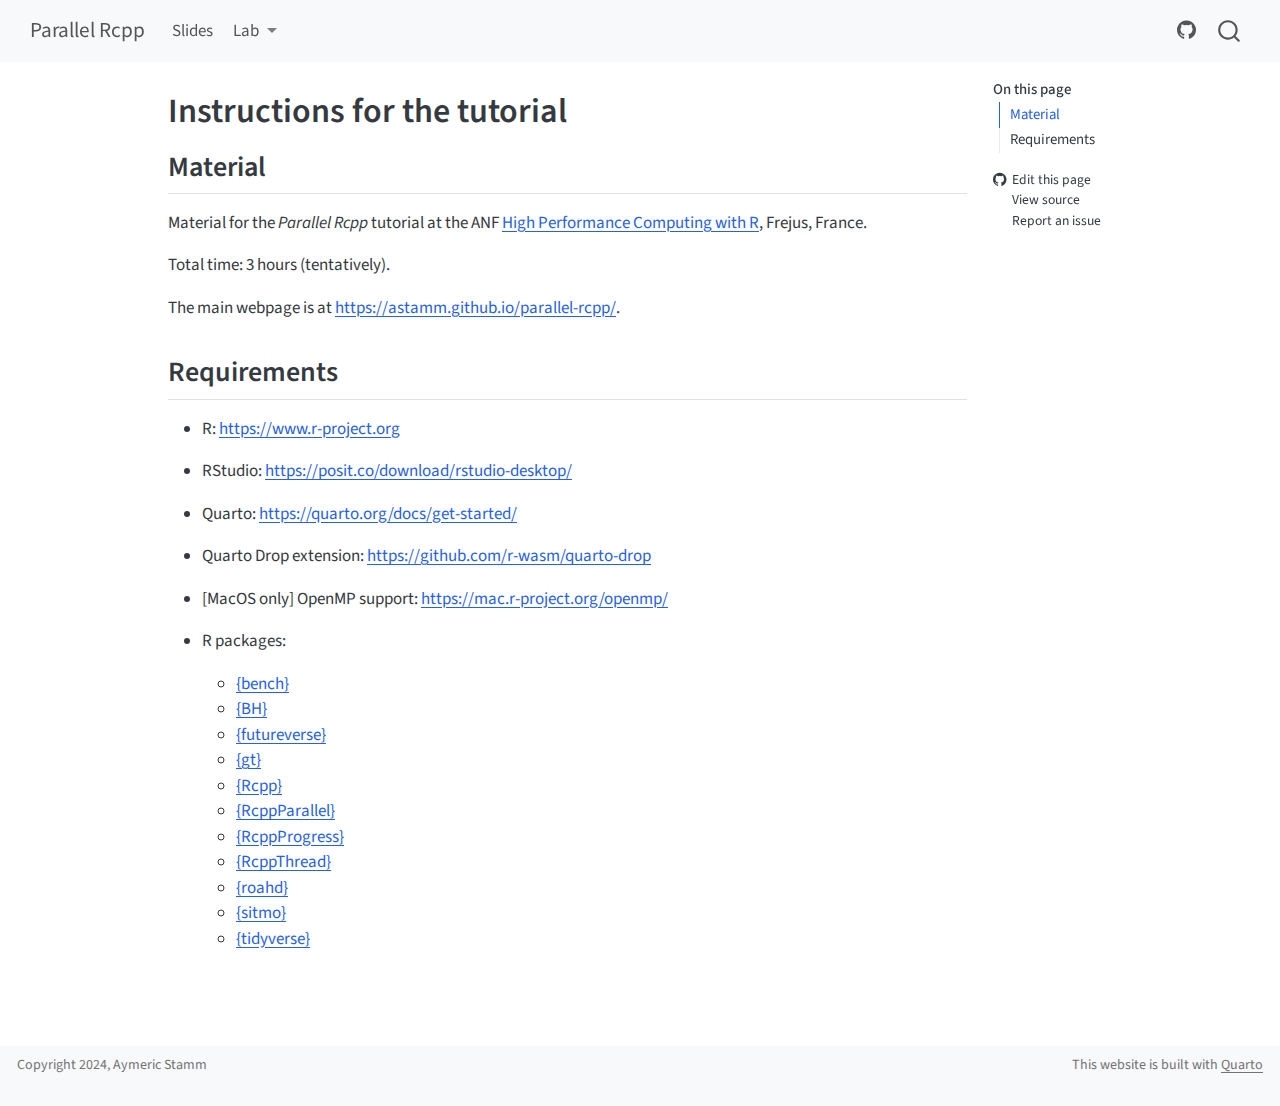
<file: index.html>
<!DOCTYPE html>
<html xmlns="http://www.w3.org/1999/xhtml" lang="en" xml:lang="en"><head>

<meta charset="utf-8">
<meta name="generator" content="quarto-1.5.57">

<meta name="viewport" content="width=device-width, initial-scale=1.0, user-scalable=yes">


<title>Instructions for the tutorial – Parallel Rcpp</title>
<style>
code{white-space: pre-wrap;}
span.smallcaps{font-variant: small-caps;}
div.columns{display: flex; gap: min(4vw, 1.5em);}
div.column{flex: auto; overflow-x: auto;}
div.hanging-indent{margin-left: 1.5em; text-indent: -1.5em;}
ul.task-list{list-style: none;}
ul.task-list li input[type="checkbox"] {
  width: 0.8em;
  margin: 0 0.8em 0.2em -1em; /* quarto-specific, see https://github.com/quarto-dev/quarto-cli/issues/4556 */ 
  vertical-align: middle;
}
</style>


<script src="site_libs/quarto-nav/quarto-nav.js"></script>
<script src="site_libs/quarto-nav/headroom.min.js"></script>
<script src="site_libs/clipboard/clipboard.min.js"></script>
<script src="site_libs/quarto-search/autocomplete.umd.js"></script>
<script src="site_libs/quarto-search/fuse.min.js"></script>
<script src="site_libs/quarto-search/quarto-search.js"></script>
<meta name="quarto:offset" content="./">
<script src="site_libs/quarto-html/quarto.js"></script>
<script src="site_libs/quarto-html/popper.min.js"></script>
<script src="site_libs/quarto-html/tippy.umd.min.js"></script>
<script src="site_libs/quarto-html/anchor.min.js"></script>
<link href="site_libs/quarto-html/tippy.css" rel="stylesheet">
<link href="site_libs/quarto-html/quarto-syntax-highlighting.css" rel="stylesheet" id="quarto-text-highlighting-styles">
<script src="site_libs/bootstrap/bootstrap.min.js"></script>
<link href="site_libs/bootstrap/bootstrap-icons.css" rel="stylesheet">
<link href="site_libs/bootstrap/bootstrap.min.css" rel="stylesheet" id="quarto-bootstrap" data-mode="light">
<script id="quarto-search-options" type="application/json">{
  "location": "navbar",
  "copy-button": false,
  "collapse-after": 3,
  "panel-placement": "end",
  "type": "overlay",
  "limit": 50,
  "keyboard-shortcut": [
    "f",
    "/",
    "s"
  ],
  "language": {
    "search-no-results-text": "No results",
    "search-matching-documents-text": "matching documents",
    "search-copy-link-title": "Copy link to search",
    "search-hide-matches-text": "Hide additional matches",
    "search-more-match-text": "more match in this document",
    "search-more-matches-text": "more matches in this document",
    "search-clear-button-title": "Clear",
    "search-text-placeholder": "",
    "search-detached-cancel-button-title": "Cancel",
    "search-submit-button-title": "Submit",
    "search-label": "Search"
  }
}</script>


<link rel="stylesheet" href="styles.css">
</head>

<body class="nav-fixed">

<div id="quarto-search-results"></div>
  <header id="quarto-header" class="headroom fixed-top">
    <nav class="navbar navbar-expand-lg " data-bs-theme="dark">
      <div class="navbar-container container-fluid">
      <div class="navbar-brand-container mx-auto">
    <a class="navbar-brand" href="./index.html">
    <span class="navbar-title">Parallel Rcpp</span>
    </a>
  </div>
            <div id="quarto-search" class="" title="Search"></div>
          <button class="navbar-toggler" type="button" data-bs-toggle="collapse" data-bs-target="#navbarCollapse" aria-controls="navbarCollapse" role="menu" aria-expanded="false" aria-label="Toggle navigation" onclick="if (window.quartoToggleHeadroom) { window.quartoToggleHeadroom(); }">
  <span class="navbar-toggler-icon"></span>
</button>
          <div class="collapse navbar-collapse" id="navbarCollapse">
            <ul class="navbar-nav navbar-nav-scroll me-auto">
  <li class="nav-item">
    <a class="nav-link" href="./slides/slides.html"> 
<span class="menu-text">Slides</span></a>
  </li>  
  <li class="nav-item dropdown ">
    <a class="nav-link dropdown-toggle" href="#" id="nav-menu-lab" role="link" data-bs-toggle="dropdown" aria-expanded="false">
 <span class="menu-text">Lab</span>
    </a>
    <ul class="dropdown-menu" aria-labelledby="nav-menu-lab">    
        <li>
    <a class="dropdown-item" href="./lab/hausdorff_dist.html">
 <span class="dropdown-text">Instructions</span></a>
  </li>  
        <li>
    <a class="dropdown-item" href="./lab/hausdorff_dist_solutions.html">
 <span class="dropdown-text">Solutions</span></a>
  </li>  
    </ul>
  </li>
</ul>
            <ul class="navbar-nav navbar-nav-scroll ms-auto">
  <li class="nav-item compact">
    <a class="nav-link" href="https://github.com/astamm/parallel-rcpp/"> <i class="bi bi-github" role="img">
</i> 
<span class="menu-text"></span></a>
  </li>  
</ul>
          </div> <!-- /navcollapse -->
            <div class="quarto-navbar-tools">
</div>
      </div> <!-- /container-fluid -->
    </nav>
</header>
<!-- content -->
<div id="quarto-content" class="quarto-container page-columns page-rows-contents page-layout-article page-navbar">
<!-- sidebar -->
<!-- margin-sidebar -->
    <div id="quarto-margin-sidebar" class="sidebar margin-sidebar">
        <nav id="TOC" role="doc-toc" class="toc-active">
    <h2 id="toc-title">On this page</h2>
   
  <ul>
  <li><a href="#material" id="toc-material" class="nav-link active" data-scroll-target="#material">Material</a></li>
  <li><a href="#requirements" id="toc-requirements" class="nav-link" data-scroll-target="#requirements">Requirements</a></li>
  </ul>
<div class="toc-actions"><ul><li><a href="https://github.com/astamm/parallel-rcpp/edit/main/index.qmd" class="toc-action"><i class="bi bi-github"></i>Edit this page</a></li><li><a href="https://github.com/astamm/parallel-rcpp/blob/main/index.qmd" class="toc-action"><i class="bi empty"></i>View source</a></li><li><a href="https://github.com/astamm/parallel-rcpp/issues/new" class="toc-action"><i class="bi empty"></i>Report an issue</a></li></ul></div></nav>
    </div>
<!-- main -->
<main class="content" id="quarto-document-content">

<header id="title-block-header" class="quarto-title-block default">
<div class="quarto-title">
<h1 class="title">Instructions for the tutorial</h1>
</div>



<div class="quarto-title-meta">

    
  
    
  </div>
  


</header>


<section id="material" class="level2">
<h2 class="anchored" data-anchor-id="material">Material</h2>
<p>Material for the <em>Parallel Rcpp</em> tutorial at the ANF <a href="https://indico.mathrice.fr/event/536/">High Performance Computing with R</a>, Frejus, France.</p>
<p>Total time: 3 hours (tentatively).</p>
<p>The main webpage is at <a href="https://astamm.github.io/parallel-rcpp/" class="uri">https://astamm.github.io/parallel-rcpp/</a>.</p>
</section>
<section id="requirements" class="level2">
<h2 class="anchored" data-anchor-id="requirements">Requirements</h2>
<ul>
<li><p>R: <a href="https://www.r-project.org" class="uri">https://www.r-project.org</a></p></li>
<li><p>RStudio: <a href="https://posit.co/download/rstudio-desktop/" class="uri">https://posit.co/download/rstudio-desktop/</a></p></li>
<li><p>Quarto: <a href="https://quarto.org/docs/get-started/" class="uri">https://quarto.org/docs/get-started/</a></p></li>
<li><p>Quarto Drop extension: <a href="https://github.com/r-wasm/quarto-drop" class="uri">https://github.com/r-wasm/quarto-drop</a></p></li>
<li><p>[MacOS only] OpenMP support: <a href="https://mac.r-project.org/openmp/" class="uri">https://mac.r-project.org/openmp/</a></p></li>
<li><p>R packages:</p>
<ul>
<li><a href="https://bench.r-lib.org/">{bench}</a></li>
<li><a href="https://dirk.eddelbuettel.com/code/bh.html">{BH}</a></li>
<li><a href="https://futureverse.org/">{futureverse}</a></li>
<li><a href="https://gt.rstudio.com/">{gt}</a></li>
<li><a href="https://dirk.eddelbuettel.com/code/rcpp.html">{Rcpp}</a></li>
<li><a href="https://rcppcore.github.io/RcppParallel/">{RcppParallel}</a></li>
<li><a href="https://github.com/kforner/rcpp_progress">{RcppProgress}</a></li>
<li><a href="https://github.com/tnagler/RcppThread">{RcppThread}</a></li>
<li><a href="https://astamm.github.io/roahd/">{roahd}</a></li>
<li><a href="http://thecoatlessprofessor.com/projects/sitmo/">{sitmo}</a></li>
<li><a href="https://www.tidyverse.org">{tidyverse}</a></li>
</ul></li>
</ul>


</section>

</main> <!-- /main -->
<script id="quarto-html-after-body" type="application/javascript">
window.document.addEventListener("DOMContentLoaded", function (event) {
  const toggleBodyColorMode = (bsSheetEl) => {
    const mode = bsSheetEl.getAttribute("data-mode");
    const bodyEl = window.document.querySelector("body");
    if (mode === "dark") {
      bodyEl.classList.add("quarto-dark");
      bodyEl.classList.remove("quarto-light");
    } else {
      bodyEl.classList.add("quarto-light");
      bodyEl.classList.remove("quarto-dark");
    }
  }
  const toggleBodyColorPrimary = () => {
    const bsSheetEl = window.document.querySelector("link#quarto-bootstrap");
    if (bsSheetEl) {
      toggleBodyColorMode(bsSheetEl);
    }
  }
  toggleBodyColorPrimary();  
  const icon = "";
  const anchorJS = new window.AnchorJS();
  anchorJS.options = {
    placement: 'right',
    icon: icon
  };
  anchorJS.add('.anchored');
  const isCodeAnnotation = (el) => {
    for (const clz of el.classList) {
      if (clz.startsWith('code-annotation-')) {                     
        return true;
      }
    }
    return false;
  }
  const onCopySuccess = function(e) {
    // button target
    const button = e.trigger;
    // don't keep focus
    button.blur();
    // flash "checked"
    button.classList.add('code-copy-button-checked');
    var currentTitle = button.getAttribute("title");
    button.setAttribute("title", "Copied!");
    let tooltip;
    if (window.bootstrap) {
      button.setAttribute("data-bs-toggle", "tooltip");
      button.setAttribute("data-bs-placement", "left");
      button.setAttribute("data-bs-title", "Copied!");
      tooltip = new bootstrap.Tooltip(button, 
        { trigger: "manual", 
          customClass: "code-copy-button-tooltip",
          offset: [0, -8]});
      tooltip.show();    
    }
    setTimeout(function() {
      if (tooltip) {
        tooltip.hide();
        button.removeAttribute("data-bs-title");
        button.removeAttribute("data-bs-toggle");
        button.removeAttribute("data-bs-placement");
      }
      button.setAttribute("title", currentTitle);
      button.classList.remove('code-copy-button-checked');
    }, 1000);
    // clear code selection
    e.clearSelection();
  }
  const getTextToCopy = function(trigger) {
      const codeEl = trigger.previousElementSibling.cloneNode(true);
      for (const childEl of codeEl.children) {
        if (isCodeAnnotation(childEl)) {
          childEl.remove();
        }
      }
      return codeEl.innerText;
  }
  const clipboard = new window.ClipboardJS('.code-copy-button:not([data-in-quarto-modal])', {
    text: getTextToCopy
  });
  clipboard.on('success', onCopySuccess);
  if (window.document.getElementById('quarto-embedded-source-code-modal')) {
    // For code content inside modals, clipBoardJS needs to be initialized with a container option
    // TODO: Check when it could be a function (https://github.com/zenorocha/clipboard.js/issues/860)
    const clipboardModal = new window.ClipboardJS('.code-copy-button[data-in-quarto-modal]', {
      text: getTextToCopy,
      container: window.document.getElementById('quarto-embedded-source-code-modal')
    });
    clipboardModal.on('success', onCopySuccess);
  }
    var localhostRegex = new RegExp(/^(?:http|https):\/\/localhost\:?[0-9]*\//);
    var mailtoRegex = new RegExp(/^mailto:/);
      var filterRegex = new RegExp("https:\/\/astamm\.github\.io\/parallel-rcpp\/");
    var isInternal = (href) => {
        return filterRegex.test(href) || localhostRegex.test(href) || mailtoRegex.test(href);
    }
    // Inspect non-navigation links and adorn them if external
 	var links = window.document.querySelectorAll('a[href]:not(.nav-link):not(.navbar-brand):not(.toc-action):not(.sidebar-link):not(.sidebar-item-toggle):not(.pagination-link):not(.no-external):not([aria-hidden]):not(.dropdown-item):not(.quarto-navigation-tool):not(.about-link)');
    for (var i=0; i<links.length; i++) {
      const link = links[i];
      if (!isInternal(link.href)) {
        // undo the damage that might have been done by quarto-nav.js in the case of
        // links that we want to consider external
        if (link.dataset.originalHref !== undefined) {
          link.href = link.dataset.originalHref;
        }
      }
    }
  function tippyHover(el, contentFn, onTriggerFn, onUntriggerFn) {
    const config = {
      allowHTML: true,
      maxWidth: 500,
      delay: 100,
      arrow: false,
      appendTo: function(el) {
          return el.parentElement;
      },
      interactive: true,
      interactiveBorder: 10,
      theme: 'quarto',
      placement: 'bottom-start',
    };
    if (contentFn) {
      config.content = contentFn;
    }
    if (onTriggerFn) {
      config.onTrigger = onTriggerFn;
    }
    if (onUntriggerFn) {
      config.onUntrigger = onUntriggerFn;
    }
    window.tippy(el, config); 
  }
  const noterefs = window.document.querySelectorAll('a[role="doc-noteref"]');
  for (var i=0; i<noterefs.length; i++) {
    const ref = noterefs[i];
    tippyHover(ref, function() {
      // use id or data attribute instead here
      let href = ref.getAttribute('data-footnote-href') || ref.getAttribute('href');
      try { href = new URL(href).hash; } catch {}
      const id = href.replace(/^#\/?/, "");
      const note = window.document.getElementById(id);
      if (note) {
        return note.innerHTML;
      } else {
        return "";
      }
    });
  }
  const xrefs = window.document.querySelectorAll('a.quarto-xref');
  const processXRef = (id, note) => {
    // Strip column container classes
    const stripColumnClz = (el) => {
      el.classList.remove("page-full", "page-columns");
      if (el.children) {
        for (const child of el.children) {
          stripColumnClz(child);
        }
      }
    }
    stripColumnClz(note)
    if (id === null || id.startsWith('sec-')) {
      // Special case sections, only their first couple elements
      const container = document.createElement("div");
      if (note.children && note.children.length > 2) {
        container.appendChild(note.children[0].cloneNode(true));
        for (let i = 1; i < note.children.length; i++) {
          const child = note.children[i];
          if (child.tagName === "P" && child.innerText === "") {
            continue;
          } else {
            container.appendChild(child.cloneNode(true));
            break;
          }
        }
        if (window.Quarto?.typesetMath) {
          window.Quarto.typesetMath(container);
        }
        return container.innerHTML
      } else {
        if (window.Quarto?.typesetMath) {
          window.Quarto.typesetMath(note);
        }
        return note.innerHTML;
      }
    } else {
      // Remove any anchor links if they are present
      const anchorLink = note.querySelector('a.anchorjs-link');
      if (anchorLink) {
        anchorLink.remove();
      }
      if (window.Quarto?.typesetMath) {
        window.Quarto.typesetMath(note);
      }
      // TODO in 1.5, we should make sure this works without a callout special case
      if (note.classList.contains("callout")) {
        return note.outerHTML;
      } else {
        return note.innerHTML;
      }
    }
  }
  for (var i=0; i<xrefs.length; i++) {
    const xref = xrefs[i];
    tippyHover(xref, undefined, function(instance) {
      instance.disable();
      let url = xref.getAttribute('href');
      let hash = undefined; 
      if (url.startsWith('#')) {
        hash = url;
      } else {
        try { hash = new URL(url).hash; } catch {}
      }
      if (hash) {
        const id = hash.replace(/^#\/?/, "");
        const note = window.document.getElementById(id);
        if (note !== null) {
          try {
            const html = processXRef(id, note.cloneNode(true));
            instance.setContent(html);
          } finally {
            instance.enable();
            instance.show();
          }
        } else {
          // See if we can fetch this
          fetch(url.split('#')[0])
          .then(res => res.text())
          .then(html => {
            const parser = new DOMParser();
            const htmlDoc = parser.parseFromString(html, "text/html");
            const note = htmlDoc.getElementById(id);
            if (note !== null) {
              const html = processXRef(id, note);
              instance.setContent(html);
            } 
          }).finally(() => {
            instance.enable();
            instance.show();
          });
        }
      } else {
        // See if we can fetch a full url (with no hash to target)
        // This is a special case and we should probably do some content thinning / targeting
        fetch(url)
        .then(res => res.text())
        .then(html => {
          const parser = new DOMParser();
          const htmlDoc = parser.parseFromString(html, "text/html");
          const note = htmlDoc.querySelector('main.content');
          if (note !== null) {
            // This should only happen for chapter cross references
            // (since there is no id in the URL)
            // remove the first header
            if (note.children.length > 0 && note.children[0].tagName === "HEADER") {
              note.children[0].remove();
            }
            const html = processXRef(null, note);
            instance.setContent(html);
          } 
        }).finally(() => {
          instance.enable();
          instance.show();
        });
      }
    }, function(instance) {
    });
  }
      let selectedAnnoteEl;
      const selectorForAnnotation = ( cell, annotation) => {
        let cellAttr = 'data-code-cell="' + cell + '"';
        let lineAttr = 'data-code-annotation="' +  annotation + '"';
        const selector = 'span[' + cellAttr + '][' + lineAttr + ']';
        return selector;
      }
      const selectCodeLines = (annoteEl) => {
        const doc = window.document;
        const targetCell = annoteEl.getAttribute("data-target-cell");
        const targetAnnotation = annoteEl.getAttribute("data-target-annotation");
        const annoteSpan = window.document.querySelector(selectorForAnnotation(targetCell, targetAnnotation));
        const lines = annoteSpan.getAttribute("data-code-lines").split(",");
        const lineIds = lines.map((line) => {
          return targetCell + "-" + line;
        })
        let top = null;
        let height = null;
        let parent = null;
        if (lineIds.length > 0) {
            //compute the position of the single el (top and bottom and make a div)
            const el = window.document.getElementById(lineIds[0]);
            top = el.offsetTop;
            height = el.offsetHeight;
            parent = el.parentElement.parentElement;
          if (lineIds.length > 1) {
            const lastEl = window.document.getElementById(lineIds[lineIds.length - 1]);
            const bottom = lastEl.offsetTop + lastEl.offsetHeight;
            height = bottom - top;
          }
          if (top !== null && height !== null && parent !== null) {
            // cook up a div (if necessary) and position it 
            let div = window.document.getElementById("code-annotation-line-highlight");
            if (div === null) {
              div = window.document.createElement("div");
              div.setAttribute("id", "code-annotation-line-highlight");
              div.style.position = 'absolute';
              parent.appendChild(div);
            }
            div.style.top = top - 2 + "px";
            div.style.height = height + 4 + "px";
            div.style.left = 0;
            let gutterDiv = window.document.getElementById("code-annotation-line-highlight-gutter");
            if (gutterDiv === null) {
              gutterDiv = window.document.createElement("div");
              gutterDiv.setAttribute("id", "code-annotation-line-highlight-gutter");
              gutterDiv.style.position = 'absolute';
              const codeCell = window.document.getElementById(targetCell);
              const gutter = codeCell.querySelector('.code-annotation-gutter');
              gutter.appendChild(gutterDiv);
            }
            gutterDiv.style.top = top - 2 + "px";
            gutterDiv.style.height = height + 4 + "px";
          }
          selectedAnnoteEl = annoteEl;
        }
      };
      const unselectCodeLines = () => {
        const elementsIds = ["code-annotation-line-highlight", "code-annotation-line-highlight-gutter"];
        elementsIds.forEach((elId) => {
          const div = window.document.getElementById(elId);
          if (div) {
            div.remove();
          }
        });
        selectedAnnoteEl = undefined;
      };
        // Handle positioning of the toggle
    window.addEventListener(
      "resize",
      throttle(() => {
        elRect = undefined;
        if (selectedAnnoteEl) {
          selectCodeLines(selectedAnnoteEl);
        }
      }, 10)
    );
    function throttle(fn, ms) {
    let throttle = false;
    let timer;
      return (...args) => {
        if(!throttle) { // first call gets through
            fn.apply(this, args);
            throttle = true;
        } else { // all the others get throttled
            if(timer) clearTimeout(timer); // cancel #2
            timer = setTimeout(() => {
              fn.apply(this, args);
              timer = throttle = false;
            }, ms);
        }
      };
    }
      // Attach click handler to the DT
      const annoteDls = window.document.querySelectorAll('dt[data-target-cell]');
      for (const annoteDlNode of annoteDls) {
        annoteDlNode.addEventListener('click', (event) => {
          const clickedEl = event.target;
          if (clickedEl !== selectedAnnoteEl) {
            unselectCodeLines();
            const activeEl = window.document.querySelector('dt[data-target-cell].code-annotation-active');
            if (activeEl) {
              activeEl.classList.remove('code-annotation-active');
            }
            selectCodeLines(clickedEl);
            clickedEl.classList.add('code-annotation-active');
          } else {
            // Unselect the line
            unselectCodeLines();
            clickedEl.classList.remove('code-annotation-active');
          }
        });
      }
  const findCites = (el) => {
    const parentEl = el.parentElement;
    if (parentEl) {
      const cites = parentEl.dataset.cites;
      if (cites) {
        return {
          el,
          cites: cites.split(' ')
        };
      } else {
        return findCites(el.parentElement)
      }
    } else {
      return undefined;
    }
  };
  var bibliorefs = window.document.querySelectorAll('a[role="doc-biblioref"]');
  for (var i=0; i<bibliorefs.length; i++) {
    const ref = bibliorefs[i];
    const citeInfo = findCites(ref);
    if (citeInfo) {
      tippyHover(citeInfo.el, function() {
        var popup = window.document.createElement('div');
        citeInfo.cites.forEach(function(cite) {
          var citeDiv = window.document.createElement('div');
          citeDiv.classList.add('hanging-indent');
          citeDiv.classList.add('csl-entry');
          var biblioDiv = window.document.getElementById('ref-' + cite);
          if (biblioDiv) {
            citeDiv.innerHTML = biblioDiv.innerHTML;
          }
          popup.appendChild(citeDiv);
        });
        return popup.innerHTML;
      });
    }
  }
});
</script>
</div> <!-- /content -->
<footer class="footer">
  <div class="nav-footer">
    <div class="nav-footer-left">
<p>Copyright 2024, Aymeric Stamm</p>
</div>   
    <div class="nav-footer-center">
      &nbsp;
    <div class="toc-actions d-sm-block d-md-none"><ul><li><a href="https://github.com/astamm/parallel-rcpp/edit/main/index.qmd" class="toc-action"><i class="bi bi-github"></i>Edit this page</a></li><li><a href="https://github.com/astamm/parallel-rcpp/blob/main/index.qmd" class="toc-action"><i class="bi empty"></i>View source</a></li><li><a href="https://github.com/astamm/parallel-rcpp/issues/new" class="toc-action"><i class="bi empty"></i>Report an issue</a></li></ul></div></div>
    <div class="nav-footer-right">
<p>This website is built with <a href="https://quarto.org/">Quarto</a></p>
</div>
  </div>
</footer>




</body></html>
</file>
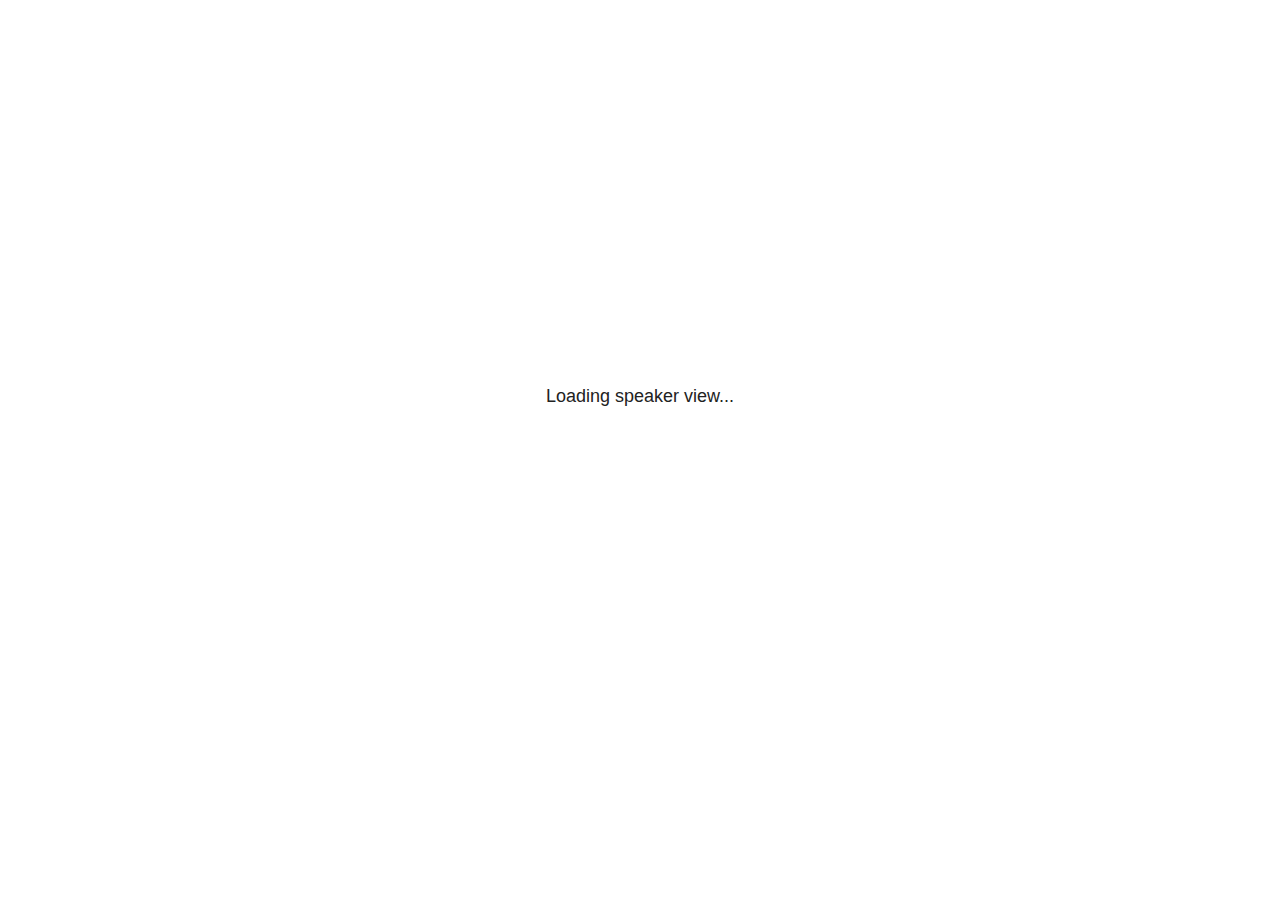
<file: site_libs/revealjs/plugin/notes/speaker-view.html>
<!--
	NOTE: You need to build the notes plugin after making changes to this file.
-->
<html lang="en">
	<head>
		<meta charset="utf-8">

		<title>reveal.js - Speaker View</title>

		<style>
			body {
				font-family: Helvetica;
				font-size: 18px;
			}

			#current-slide,
			#upcoming-slide,
			#speaker-controls {
				padding: 6px;
				box-sizing: border-box;
				-moz-box-sizing: border-box;
			}

			#current-slide iframe,
			#upcoming-slide iframe {
				width: 100%;
				height: 100%;
				border: 1px solid #ddd;
			}

			#current-slide .label,
			#upcoming-slide .label {
				position: absolute;
				top: 10px;
				left: 10px;
				z-index: 2;
			}

			#connection-status {
				position: absolute;
				top: 0;
				left: 0;
				width: 100%;
				height: 100%;
				z-index: 20;
				padding: 30% 20% 20% 20%;
				font-size: 18px;
				color: #222;
				background: #fff;
				text-align: center;
				box-sizing: border-box;
				line-height: 1.4;
			}

			.overlay-element {
				height: 34px;
				line-height: 34px;
				padding: 0 10px;
				text-shadow: none;
				background: rgba( 220, 220, 220, 0.8 );
				color: #222;
				font-size: 14px;
			}

			.overlay-element.interactive:hover {
				background: rgba( 220, 220, 220, 1 );
			}

			#current-slide {
				position: absolute;
				width: 60%;
				height: 100%;
				top: 0;
				left: 0;
				padding-right: 0;
			}

			#upcoming-slide {
				position: absolute;
				width: 40%;
				height: 40%;
				right: 0;
				top: 0;
			}

			/* Speaker controls */
			#speaker-controls {
				position: absolute;
				top: 40%;
				right: 0;
				width: 40%;
				height: 60%;
				overflow: auto;
				font-size: 18px;
			}

				.speaker-controls-time.hidden,
				.speaker-controls-notes.hidden {
					display: none;
				}

				.speaker-controls-time .label,
				.speaker-controls-pace .label,
				.speaker-controls-notes .label {
					text-transform: uppercase;
					font-weight: normal;
					font-size: 0.66em;
					color: #666;
					margin: 0;
				}

				.speaker-controls-time, .speaker-controls-pace {
					border-bottom: 1px solid rgba( 200, 200, 200, 0.5 );
					margin-bottom: 10px;
					padding: 10px 16px;
					padding-bottom: 20px;
					cursor: pointer;
				}

				.speaker-controls-time .reset-button {
					opacity: 0;
					float: right;
					color: #666;
					text-decoration: none;
				}
				.speaker-controls-time:hover .reset-button {
					opacity: 1;
				}

				.speaker-controls-time .timer,
				.speaker-controls-time .clock {
					width: 50%;
				}

				.speaker-controls-time .timer,
				.speaker-controls-time .clock,
				.speaker-controls-time .pacing .hours-value,
				.speaker-controls-time .pacing .minutes-value,
				.speaker-controls-time .pacing .seconds-value {
					font-size: 1.9em;
				}

				.speaker-controls-time .timer {
					float: left;
				}

				.speaker-controls-time .clock {
					float: right;
					text-align: right;
				}

				.speaker-controls-time span.mute {
					opacity: 0.3;
				}

				.speaker-controls-time .pacing-title {
					margin-top: 5px;
				}

				.speaker-controls-time .pacing.ahead {
					color: blue;
				}

				.speaker-controls-time .pacing.on-track {
					color: green;
				}

				.speaker-controls-time .pacing.behind {
					color: red;
				}

				.speaker-controls-notes {
					padding: 10px 16px;
				}

				.speaker-controls-notes .value {
					margin-top: 5px;
					line-height: 1.4;
					font-size: 1.2em;
				}

			/* Layout selector */
			#speaker-layout {
				position: absolute;
				top: 10px;
				right: 10px;
				color: #222;
				z-index: 10;
			}
				#speaker-layout select {
					position: absolute;
					width: 100%;
					height: 100%;
					top: 0;
					left: 0;
					border: 0;
					box-shadow: 0;
					cursor: pointer;
					opacity: 0;

					font-size: 1em;
					background-color: transparent;

					-moz-appearance: none;
					-webkit-appearance: none;
					-webkit-tap-highlight-color: rgba(0, 0, 0, 0);
				}

				#speaker-layout select:focus {
					outline: none;
					box-shadow: none;
				}

			.clear {
				clear: both;
			}

			/* Speaker layout: Wide */
			body[data-speaker-layout="wide"] #current-slide,
			body[data-speaker-layout="wide"] #upcoming-slide {
				width: 50%;
				height: 45%;
				padding: 6px;
			}

			body[data-speaker-layout="wide"] #current-slide {
				top: 0;
				left: 0;
			}

			body[data-speaker-layout="wide"] #upcoming-slide {
				top: 0;
				left: 50%;
			}

			body[data-speaker-layout="wide"] #speaker-controls {
				top: 45%;
				left: 0;
				width: 100%;
				height: 50%;
				font-size: 1.25em;
			}

			/* Speaker layout: Tall */
			body[data-speaker-layout="tall"] #current-slide,
			body[data-speaker-layout="tall"] #upcoming-slide {
				width: 45%;
				height: 50%;
				padding: 6px;
			}

			body[data-speaker-layout="tall"] #current-slide {
				top: 0;
				left: 0;
			}

			body[data-speaker-layout="tall"] #upcoming-slide {
				top: 50%;
				left: 0;
			}

			body[data-speaker-layout="tall"] #speaker-controls {
				padding-top: 40px;
				top: 0;
				left: 45%;
				width: 55%;
				height: 100%;
				font-size: 1.25em;
			}

			/* Speaker layout: Notes only */
			body[data-speaker-layout="notes-only"] #current-slide,
			body[data-speaker-layout="notes-only"] #upcoming-slide {
				display: none;
			}

			body[data-speaker-layout="notes-only"] #speaker-controls {
				padding-top: 40px;
				top: 0;
				left: 0;
				width: 100%;
				height: 100%;
				font-size: 1.25em;
			}

			@media screen and (max-width: 1080px) {
				body[data-speaker-layout="default"] #speaker-controls {
					font-size: 16px;
				}
			}

			@media screen and (max-width: 900px) {
				body[data-speaker-layout="default"] #speaker-controls {
					font-size: 14px;
				}
			}

			@media screen and (max-width: 800px) {
				body[data-speaker-layout="default"] #speaker-controls {
					font-size: 12px;
				}
			}

		</style>
	</head>

	<body>

		<div id="connection-status">Loading speaker view...</div>

		<div id="current-slide"></div>
		<div id="upcoming-slide"><span class="overlay-element label">Upcoming</span></div>
		<div id="speaker-controls">
			<div class="speaker-controls-time">
				<h4 class="label">Time <span class="reset-button">Click to Reset</span></h4>
				<div class="clock">
					<span class="clock-value">0:00 AM</span>
				</div>
				<div class="timer">
					<span class="hours-value">00</span><span class="minutes-value">:00</span><span class="seconds-value">:00</span>
				</div>
				<div class="clear"></div>

				<h4 class="label pacing-title" style="display: none">Pacing – Time to finish current slide</h4>
				<div class="pacing" style="display: none">
					<span class="hours-value">00</span><span class="minutes-value">:00</span><span class="seconds-value">:00</span>
				</div>
			</div>

			<div class="speaker-controls-notes hidden">
				<h4 class="label">Notes</h4>
				<div class="value"></div>
			</div>
		</div>
		<div id="speaker-layout" class="overlay-element interactive">
			<span class="speaker-layout-label"></span>
			<select class="speaker-layout-dropdown"></select>
		</div>

		<script>

			(function() {

				var notes,
					notesValue,
					currentState,
					currentSlide,
					upcomingSlide,
					layoutLabel,
					layoutDropdown,
					pendingCalls = {},
					lastRevealApiCallId = 0,
					connected = false,
					whitelistedWindows = [window.opener];

				var SPEAKER_LAYOUTS = {
					'default': 'Default',
					'wide': 'Wide',
					'tall': 'Tall',
					'notes-only': 'Notes only'
				};

				setupLayout();

				var connectionStatus = document.querySelector( '#connection-status' );
				var connectionTimeout = setTimeout( function() {
					connectionStatus.innerHTML = 'Error connecting to main window.<br>Please try closing and reopening the speaker view.';
				}, 5000 );
;
				window.addEventListener( 'message', function( event ) {

					// Validate the origin of this message to prevent XSS
					if( window.location.origin !== event.origin && whitelistedWindows.indexOf( event.source ) === -1 ) {
						return;
					}

					clearTimeout( connectionTimeout );
					connectionStatus.style.display = 'none';

					var data = JSON.parse( event.data );

					// The overview mode is only useful to the reveal.js instance
					// where navigation occurs so we don't sync it
					if( data.state ) delete data.state.overview;

					// Messages sent by the notes plugin inside of the main window
					if( data && data.namespace === 'reveal-notes' ) {
						if( data.type === 'connect' ) {
							handleConnectMessage( data );
						}
						else if( data.type === 'state' ) {
							handleStateMessage( data );
						}
						else if( data.type === 'return' ) {
							pendingCalls[data.callId](data.result);
							delete pendingCalls[data.callId];
						}
					}
					// Messages sent by the reveal.js inside of the current slide preview
					else if( data && data.namespace === 'reveal' ) {
						if( /ready/.test( data.eventName ) ) {
							// Send a message back to notify that the handshake is complete
							window.opener.postMessage( JSON.stringify({ namespace: 'reveal-notes', type: 'connected'} ), '*' );
						}
						else if( /slidechanged|fragmentshown|fragmenthidden|paused|resumed/.test( data.eventName ) && currentState !== JSON.stringify( data.state ) ) {

							dispatchStateToMainWindow( data.state );

						}
					}

				} );

				/**
				 * Updates the presentation in the main window to match the state
				 * of the presentation in the notes window.
				 */
				const dispatchStateToMainWindow = debounce(( state ) => {
					window.opener.postMessage( JSON.stringify({ method: 'setState', args: [ state ]} ), '*' );
				}, 500);

				/**
				 * Asynchronously calls the Reveal.js API of the main frame.
				 */
				function callRevealApi( methodName, methodArguments, callback ) {

					var callId = ++lastRevealApiCallId;
					pendingCalls[callId] = callback;
					window.opener.postMessage( JSON.stringify( {
						namespace: 'reveal-notes',
						type: 'call',
						callId: callId,
						methodName: methodName,
						arguments: methodArguments
					} ), '*' );

				}

				/**
				 * Called when the main window is trying to establish a
				 * connection.
				 */
				function handleConnectMessage( data ) {

					if( connected === false ) {
						connected = true;

						setupIframes( data );
						setupKeyboard();
						setupNotes();
						setupTimer();
						setupHeartbeat();
					}

				}

				/**
				 * Called when the main window sends an updated state.
				 */
				function handleStateMessage( data ) {

					// Store the most recently set state to avoid circular loops
					// applying the same state
					currentState = JSON.stringify( data.state );

					// No need for updating the notes in case of fragment changes
					if ( data.notes ) {
						notes.classList.remove( 'hidden' );
						notesValue.style.whiteSpace = data.whitespace;
						if( data.markdown ) {
							notesValue.innerHTML = marked( data.notes );
						}
						else {
							notesValue.innerHTML = data.notes;
						}
					}
					else {
						notes.classList.add( 'hidden' );
					}

					// Update the note slides
					currentSlide.contentWindow.postMessage( JSON.stringify({ method: 'setState', args: [ data.state ] }), '*' );
					upcomingSlide.contentWindow.postMessage( JSON.stringify({ method: 'setState', args: [ data.state ] }), '*' );
					upcomingSlide.contentWindow.postMessage( JSON.stringify({ method: 'next' }), '*' );

				}

				// Limit to max one state update per X ms
				handleStateMessage = debounce( handleStateMessage, 200 );

				/**
				 * Forward keyboard events to the current slide window.
				 * This enables keyboard events to work even if focus
				 * isn't set on the current slide iframe.
				 *
				 * Block F5 default handling, it reloads and disconnects
				 * the speaker notes window.
				 */
				function setupKeyboard() {

					document.addEventListener( 'keydown', function( event ) {
						if( event.keyCode === 116 || ( event.metaKey && event.keyCode === 82 ) ) {
							event.preventDefault();
							return false;
						}
						currentSlide.contentWindow.postMessage( JSON.stringify({ method: 'triggerKey', args: [ event.keyCode ] }), '*' );
					} );

				}

				/**
				 * Creates the preview iframes.
				 */
				function setupIframes( data ) {

					var params = [
						'receiver',
						'progress=false',
						'history=false',
						'transition=none',
						'autoSlide=0',
						'backgroundTransition=none'
					].join( '&' );

					var urlSeparator = /\?/.test(data.url) ? '&' : '?';
					var hash = '#/' + data.state.indexh + '/' + data.state.indexv;
					var currentURL = data.url + urlSeparator + params + '&postMessageEvents=true' + hash;
					var upcomingURL = data.url + urlSeparator + params + '&controls=false' + hash;

					currentSlide = document.createElement( 'iframe' );
					currentSlide.setAttribute( 'width', 1280 );
					currentSlide.setAttribute( 'height', 1024 );
					currentSlide.setAttribute( 'src', currentURL );
					document.querySelector( '#current-slide' ).appendChild( currentSlide );

					upcomingSlide = document.createElement( 'iframe' );
					upcomingSlide.setAttribute( 'width', 640 );
					upcomingSlide.setAttribute( 'height', 512 );
					upcomingSlide.setAttribute( 'src', upcomingURL );
					document.querySelector( '#upcoming-slide' ).appendChild( upcomingSlide );

					whitelistedWindows.push( currentSlide.contentWindow, upcomingSlide.contentWindow );

				}

				/**
				 * Setup the notes UI.
				 */
				function setupNotes() {

					notes = document.querySelector( '.speaker-controls-notes' );
					notesValue = document.querySelector( '.speaker-controls-notes .value' );

				}

				/**
				 * We send out a heartbeat at all times to ensure we can
				 * reconnect with the main presentation window after reloads.
				 */
				function setupHeartbeat() {

					setInterval( () => {
						window.opener.postMessage( JSON.stringify({ namespace: 'reveal-notes', type: 'heartbeat'} ), '*' );
					}, 1000 );

				}

				function getTimings( callback ) {

					callRevealApi( 'getSlidesAttributes', [], function ( slideAttributes ) {
						callRevealApi( 'getConfig', [], function ( config ) {
							var totalTime = config.totalTime;
							var minTimePerSlide = config.minimumTimePerSlide || 0;
							var defaultTiming = config.defaultTiming;
							if ((defaultTiming == null) && (totalTime == null)) {
								callback(null);
								return;
							}
							// Setting totalTime overrides defaultTiming
							if (totalTime) {
								defaultTiming = 0;
							}
							var timings = [];
							for ( var i in slideAttributes ) {
								var slide = slideAttributes[ i ];
								var timing = defaultTiming;
								if( slide.hasOwnProperty( 'data-timing' )) {
									var t = slide[ 'data-timing' ];
									timing = parseInt(t);
									if( isNaN(timing) ) {
										console.warn("Could not parse timing '" + t + "' of slide " + i + "; using default of " + defaultTiming);
										timing = defaultTiming;
									}
								}
								timings.push(timing);
							}
							if ( totalTime ) {
								// After we've allocated time to individual slides, we summarize it and
								// subtract it from the total time
								var remainingTime = totalTime - timings.reduce( function(a, b) { return a + b; }, 0 );
								// The remaining time is divided by the number of slides that have 0 seconds
								// allocated at the moment, giving the average time-per-slide on the remaining slides
								var remainingSlides = (timings.filter( function(x) { return x == 0 }) ).length
								var timePerSlide = Math.round( remainingTime / remainingSlides, 0 )
								// And now we replace every zero-value timing with that average
								timings = timings.map( function(x) { return (x==0 ? timePerSlide : x) } );
							}
							var slidesUnderMinimum = timings.filter( function(x) { return (x < minTimePerSlide) } ).length
							if ( slidesUnderMinimum ) {
								message = "The pacing time for " + slidesUnderMinimum + " slide(s) is under the configured minimum of " + minTimePerSlide + " seconds. Check the data-timing attribute on individual slides, or consider increasing the totalTime or minimumTimePerSlide configuration options (or removing some slides).";
								alert(message);
							}
							callback( timings );
						} );
					} );

				}

				/**
				 * Return the number of seconds allocated for presenting
				 * all slides up to and including this one.
				 */
				function getTimeAllocated( timings, callback ) {

					callRevealApi( 'getSlidePastCount', [], function ( currentSlide ) {
						var allocated = 0;
						for (var i in timings.slice(0, currentSlide + 1)) {
							allocated += timings[i];
						}
						callback( allocated );
					} );

				}

				/**
				 * Create the timer and clock and start updating them
				 * at an interval.
				 */
				function setupTimer() {

					var start = new Date(),
					timeEl = document.querySelector( '.speaker-controls-time' ),
					clockEl = timeEl.querySelector( '.clock-value' ),
					hoursEl = timeEl.querySelector( '.hours-value' ),
					minutesEl = timeEl.querySelector( '.minutes-value' ),
					secondsEl = timeEl.querySelector( '.seconds-value' ),
					pacingTitleEl = timeEl.querySelector( '.pacing-title' ),
					pacingEl = timeEl.querySelector( '.pacing' ),
					pacingHoursEl = pacingEl.querySelector( '.hours-value' ),
					pacingMinutesEl = pacingEl.querySelector( '.minutes-value' ),
					pacingSecondsEl = pacingEl.querySelector( '.seconds-value' );

					var timings = null;
					getTimings( function ( _timings ) {

						timings = _timings;
						if (_timings !== null) {
							pacingTitleEl.style.removeProperty('display');
							pacingEl.style.removeProperty('display');
						}

						// Update once directly
						_updateTimer();

						// Then update every second
						setInterval( _updateTimer, 1000 );

					} );


					function _resetTimer() {

						if (timings == null) {
							start = new Date();
							_updateTimer();
						}
						else {
							// Reset timer to beginning of current slide
							getTimeAllocated( timings, function ( slideEndTimingSeconds ) {
								var slideEndTiming = slideEndTimingSeconds * 1000;
								callRevealApi( 'getSlidePastCount', [], function ( currentSlide ) {
									var currentSlideTiming = timings[currentSlide] * 1000;
									var previousSlidesTiming = slideEndTiming - currentSlideTiming;
									var now = new Date();
									start = new Date(now.getTime() - previousSlidesTiming);
									_updateTimer();
								} );
							} );
						}

					}

					timeEl.addEventListener( 'click', function() {
						_resetTimer();
						return false;
					} );

					function _displayTime( hrEl, minEl, secEl, time) {

						var sign = Math.sign(time) == -1 ? "-" : "";
						time = Math.abs(Math.round(time / 1000));
						var seconds = time % 60;
						var minutes = Math.floor( time / 60 ) % 60 ;
						var hours = Math.floor( time / ( 60 * 60 )) ;
						hrEl.innerHTML = sign + zeroPadInteger( hours );
						if (hours == 0) {
							hrEl.classList.add( 'mute' );
						}
						else {
							hrEl.classList.remove( 'mute' );
						}
						minEl.innerHTML = ':' + zeroPadInteger( minutes );
						if (hours == 0 && minutes == 0) {
							minEl.classList.add( 'mute' );
						}
						else {
							minEl.classList.remove( 'mute' );
						}
						secEl.innerHTML = ':' + zeroPadInteger( seconds );
					}

					function _updateTimer() {

						var diff, hours, minutes, seconds,
						now = new Date();

						diff = now.getTime() - start.getTime();

						clockEl.innerHTML = now.toLocaleTimeString( 'en-US', { hour12: true, hour: '2-digit', minute:'2-digit' } );
						_displayTime( hoursEl, minutesEl, secondsEl, diff );
						if (timings !== null) {
							_updatePacing(diff);
						}

					}

					function _updatePacing(diff) {

						getTimeAllocated( timings, function ( slideEndTimingSeconds ) {
							var slideEndTiming = slideEndTimingSeconds * 1000;

							callRevealApi( 'getSlidePastCount', [], function ( currentSlide ) {
								var currentSlideTiming = timings[currentSlide] * 1000;
								var timeLeftCurrentSlide = slideEndTiming - diff;
								if (timeLeftCurrentSlide < 0) {
									pacingEl.className = 'pacing behind';
								}
								else if (timeLeftCurrentSlide < currentSlideTiming) {
									pacingEl.className = 'pacing on-track';
								}
								else {
									pacingEl.className = 'pacing ahead';
								}
								_displayTime( pacingHoursEl, pacingMinutesEl, pacingSecondsEl, timeLeftCurrentSlide );
							} );
						} );
					}

				}

				/**
				 * Sets up the speaker view layout and layout selector.
				 */
				function setupLayout() {

					layoutDropdown = document.querySelector( '.speaker-layout-dropdown' );
					layoutLabel = document.querySelector( '.speaker-layout-label' );

					// Render the list of available layouts
					for( var id in SPEAKER_LAYOUTS ) {
						var option = document.createElement( 'option' );
						option.setAttribute( 'value', id );
						option.textContent = SPEAKER_LAYOUTS[ id ];
						layoutDropdown.appendChild( option );
					}

					// Monitor the dropdown for changes
					layoutDropdown.addEventListener( 'change', function( event ) {

						setLayout( layoutDropdown.value );

					}, false );

					// Restore any currently persisted layout
					setLayout( getLayout() );

				}

				/**
				 * Sets a new speaker view layout. The layout is persisted
				 * in local storage.
				 */
				function setLayout( value ) {

					var title = SPEAKER_LAYOUTS[ value ];

					layoutLabel.innerHTML = 'Layout' + ( title ? ( ': ' + title ) : '' );
					layoutDropdown.value = value;

					document.body.setAttribute( 'data-speaker-layout', value );

					// Persist locally
					if( supportsLocalStorage() ) {
						window.localStorage.setItem( 'reveal-speaker-layout', value );
					}

				}

				/**
				 * Returns the ID of the most recently set speaker layout
				 * or our default layout if none has been set.
				 */
				function getLayout() {

					if( supportsLocalStorage() ) {
						var layout = window.localStorage.getItem( 'reveal-speaker-layout' );
						if( layout ) {
							return layout;
						}
					}

					// Default to the first record in the layouts hash
					for( var id in SPEAKER_LAYOUTS ) {
						return id;
					}

				}

				function supportsLocalStorage() {

					try {
						localStorage.setItem('test', 'test');
						localStorage.removeItem('test');
						return true;
					}
					catch( e ) {
						return false;
					}

				}

				function zeroPadInteger( num ) {

					var str = '00' + parseInt( num );
					return str.substring( str.length - 2 );

				}

				/**
				 * Limits the frequency at which a function can be called.
				 */
				function debounce( fn, ms ) {

					var lastTime = 0,
						timeout;

					return function() {

						var args = arguments;
						var context = this;

						clearTimeout( timeout );

						var timeSinceLastCall = Date.now() - lastTime;
						if( timeSinceLastCall > ms ) {
							fn.apply( context, args );
							lastTime = Date.now();
						}
						else {
							timeout = setTimeout( function() {
								fn.apply( context, args );
								lastTime = Date.now();
							}, ms - timeSinceLastCall );
						}

					}

				}

			})();

		</script>
	</body>
</html>
</file>
<file: site_libs/quarto-html/tippy.css>
.tippy-box[data-animation=fade][data-state=hidden]{opacity:0}[data-tippy-root]{max-width:calc(100vw - 10px)}.tippy-box{position:relative;background-color:#333;color:#fff;border-radius:4px;font-size:14px;line-height:1.4;white-space:normal;outline:0;transition-property:transform,visibility,opacity}.tippy-box[data-placement^=top]>.tippy-arrow{bottom:0}.tippy-box[data-placement^=top]>.tippy-arrow:before{bottom:-7px;left:0;border-width:8px 8px 0;border-top-color:initial;transform-origin:center top}.tippy-box[data-placement^=bottom]>.tippy-arrow{top:0}.tippy-box[data-placement^=bottom]>.tippy-arrow:before{top:-7px;left:0;border-width:0 8px 8px;border-bottom-color:initial;transform-origin:center bottom}.tippy-box[data-placement^=left]>.tippy-arrow{right:0}.tippy-box[data-placement^=left]>.tippy-arrow:before{border-width:8px 0 8px 8px;border-left-color:initial;right:-7px;transform-origin:center left}.tippy-box[data-placement^=right]>.tippy-arrow{left:0}.tippy-box[data-placement^=right]>.tippy-arrow:before{left:-7px;border-width:8px 8px 8px 0;border-right-color:initial;transform-origin:center right}.tippy-box[data-inertia][data-state=visible]{transition-timing-function:cubic-bezier(.54,1.5,.38,1.11)}.tippy-arrow{width:16px;height:16px;color:#333}.tippy-arrow:before{content:"";position:absolute;border-color:transparent;border-style:solid}.tippy-content{position:relative;padding:5px 9px;z-index:1}
</file>
<file: site_libs/quarto-html/quarto-syntax-highlighting.css>
/* quarto syntax highlight colors */
:root {
  --quarto-hl-ot-color: #003B4F;
  --quarto-hl-at-color: #657422;
  --quarto-hl-ss-color: #20794D;
  --quarto-hl-an-color: #5E5E5E;
  --quarto-hl-fu-color: #4758AB;
  --quarto-hl-st-color: #20794D;
  --quarto-hl-cf-color: #003B4F;
  --quarto-hl-op-color: #5E5E5E;
  --quarto-hl-er-color: #AD0000;
  --quarto-hl-bn-color: #AD0000;
  --quarto-hl-al-color: #AD0000;
  --quarto-hl-va-color: #111111;
  --quarto-hl-bu-color: inherit;
  --quarto-hl-ex-color: inherit;
  --quarto-hl-pp-color: #AD0000;
  --quarto-hl-in-color: #5E5E5E;
  --quarto-hl-vs-color: #20794D;
  --quarto-hl-wa-color: #5E5E5E;
  --quarto-hl-do-color: #5E5E5E;
  --quarto-hl-im-color: #00769E;
  --quarto-hl-ch-color: #20794D;
  --quarto-hl-dt-color: #AD0000;
  --quarto-hl-fl-color: #AD0000;
  --quarto-hl-co-color: #5E5E5E;
  --quarto-hl-cv-color: #5E5E5E;
  --quarto-hl-cn-color: #8f5902;
  --quarto-hl-sc-color: #5E5E5E;
  --quarto-hl-dv-color: #AD0000;
  --quarto-hl-kw-color: #003B4F;
}

/* other quarto variables */
:root {
  --quarto-font-monospace: SFMono-Regular, Menlo, Monaco, Consolas, "Liberation Mono", "Courier New", monospace;
}

pre > code.sourceCode > span {
  color: #003B4F;
}

code span {
  color: #003B4F;
}

code.sourceCode > span {
  color: #003B4F;
}

div.sourceCode,
div.sourceCode pre.sourceCode {
  color: #003B4F;
}

code span.ot {
  color: #003B4F;
  font-style: inherit;
}

code span.at {
  color: #657422;
  font-style: inherit;
}

code span.ss {
  color: #20794D;
  font-style: inherit;
}

code span.an {
  color: #5E5E5E;
  font-style: inherit;
}

code span.fu {
  color: #4758AB;
  font-style: inherit;
}

code span.st {
  color: #20794D;
  font-style: inherit;
}

code span.cf {
  color: #003B4F;
  font-weight: bold;
  font-style: inherit;
}

code span.op {
  color: #5E5E5E;
  font-style: inherit;
}

code span.er {
  color: #AD0000;
  font-style: inherit;
}

code span.bn {
  color: #AD0000;
  font-style: inherit;
}

code span.al {
  color: #AD0000;
  font-style: inherit;
}

code span.va {
  color: #111111;
  font-style: inherit;
}

code span.bu {
  font-style: inherit;
}

code span.ex {
  font-style: inherit;
}

code span.pp {
  color: #AD0000;
  font-style: inherit;
}

code span.in {
  color: #5E5E5E;
  font-style: inherit;
}

code span.vs {
  color: #20794D;
  font-style: inherit;
}

code span.wa {
  color: #5E5E5E;
  font-style: italic;
}

code span.do {
  color: #5E5E5E;
  font-style: italic;
}

code span.im {
  color: #00769E;
  font-style: inherit;
}

code span.ch {
  color: #20794D;
  font-style: inherit;
}

code span.dt {
  color: #AD0000;
  font-style: inherit;
}

code span.fl {
  color: #AD0000;
  font-style: inherit;
}

code span.co {
  color: #5E5E5E;
  font-style: inherit;
}

code span.cv {
  color: #5E5E5E;
  font-style: italic;
}

code span.cn {
  color: #8f5902;
  font-style: inherit;
}

code span.sc {
  color: #5E5E5E;
  font-style: inherit;
}

code span.dv {
  color: #AD0000;
  font-style: inherit;
}

code span.kw {
  color: #003B4F;
  font-weight: bold;
  font-style: inherit;
}

.prevent-inlining {
  content: "</";
}

/*# sourceMappingURL=debc5d5d77c3f9108843748ff7464032.css.map */
</file>
<file: styles.css>
/* css styles */
</file>
